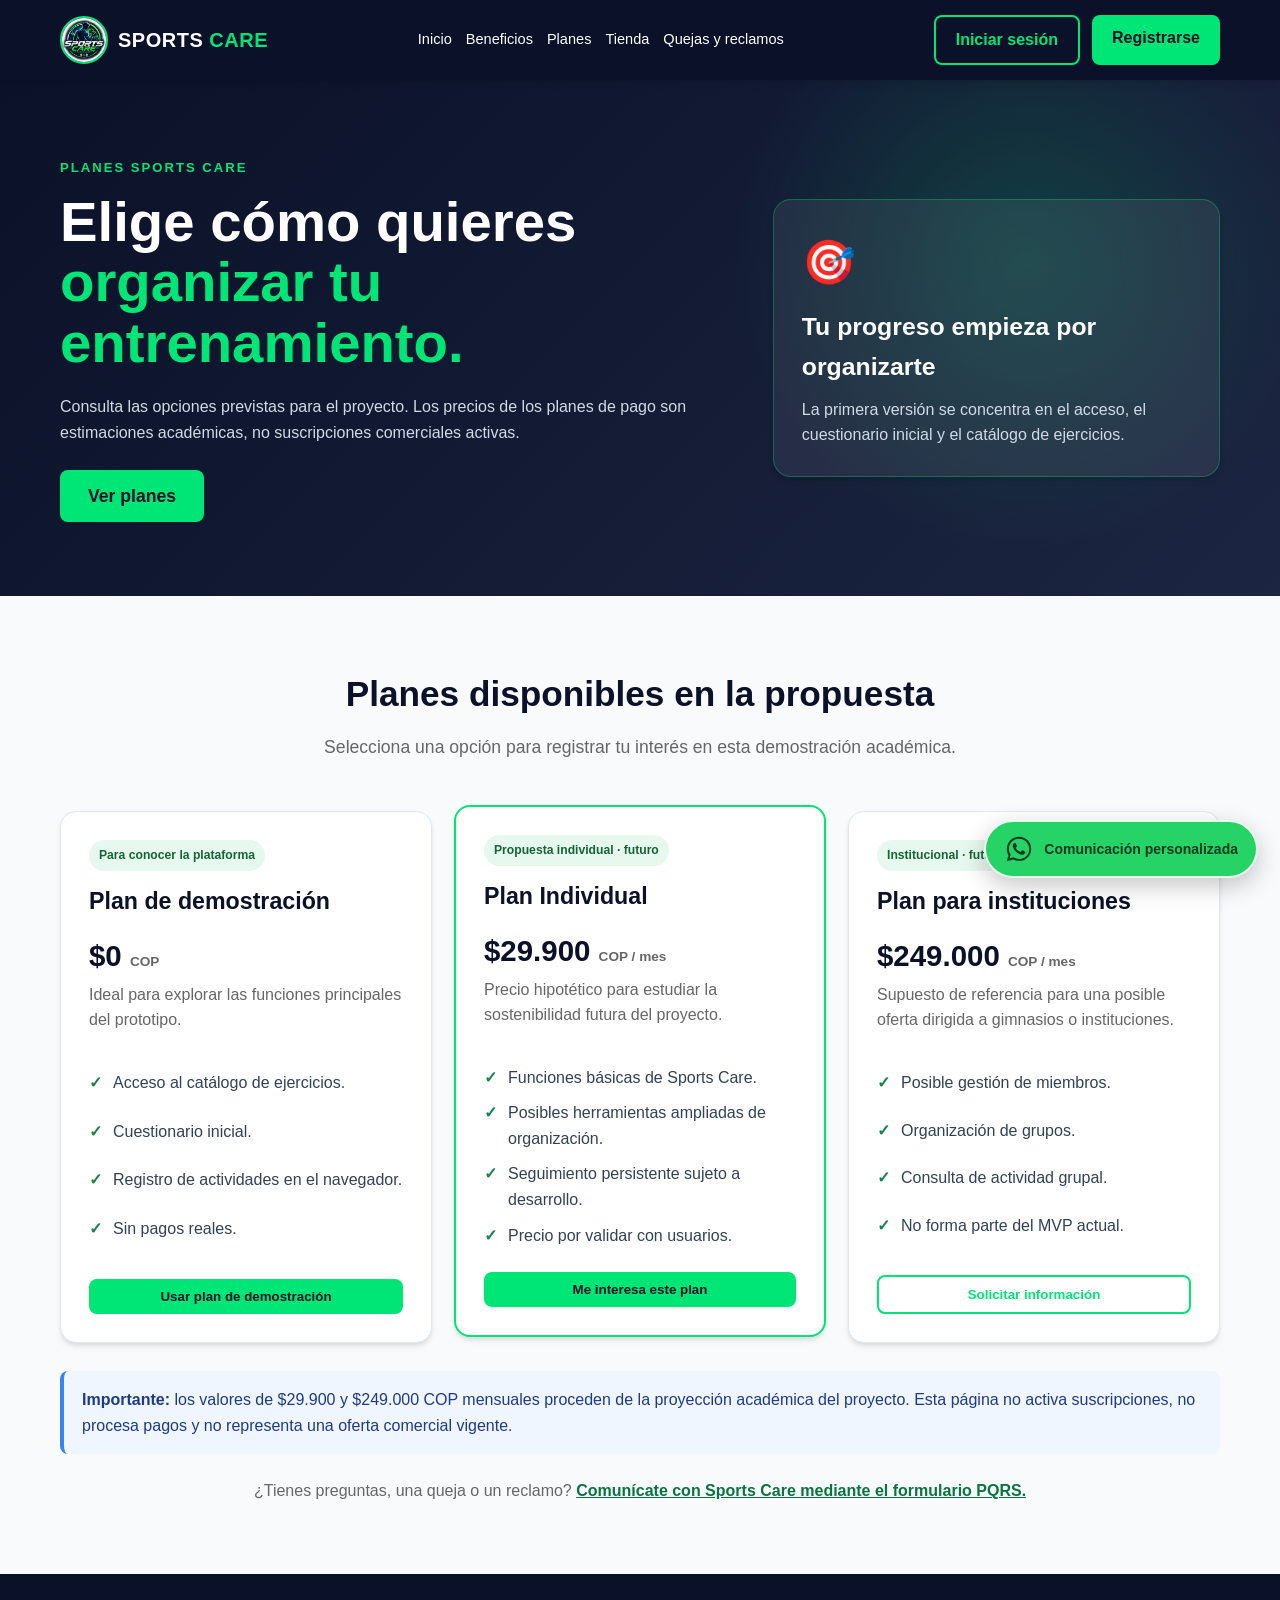
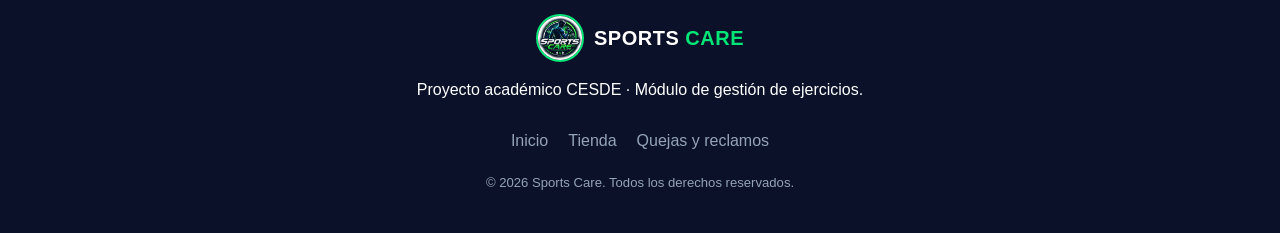
<file: SportCare_MVC/SPT/planes.html>
<!DOCTYPE html>
<html lang="es">
<head>
  <meta charset="UTF-8">
  <meta name="viewport" content="width=device-width, initial-scale=1.0">
  <meta name="description" content="Conoce los planes propuestos para Sports Care.">
  <title>Planes | Sports Care</title>
  <link rel="stylesheet" href="css/styles.css">
  <link rel="stylesheet" href="css/whatsapp.css">
</head>
<body>
  <header class="header">
    <div class="container nav-container">
      <a href="index.html#inicio" class="logo-box" aria-label="Sports Care, inicio">
        <img src="img/logo.jpeg" alt="Logo de Sports Care" class="logo-image">
        <span class="logo-text">SPORTS <span>CARE</span></span>
      </a>
      <button class="mobile-menu-toggle" id="mobileMenuToggle" type="button" aria-expanded="false" aria-controls="navMenu authButtons" aria-label="Abrir menú">☰</button>
      <nav class="nav-menu" id="navMenu" aria-label="Navegación principal">
        <a class="nav-link" href="index.html#inicio">Inicio</a>
        <a class="nav-link" href="index.html#beneficios">Beneficios</a>
        <a class="nav-link" href="planes.html" aria-current="page">Planes</a>
        <a class="nav-link" href="tienda.html">Tienda</a>
        <a class="nav-link" href="pqrs.html">Quejas y reclamos</a>
      </nav>
      <div class="auth-buttons" id="authButtons">
        <a class="btn btn-outline" href="index.html?modal=login">Iniciar sesión</a>
        <a class="btn btn-solid" href="index.html?modal=register">Registrarse</a>
      </div>
    </div>
  </header>

  <main>
    <section class="public-hero">
      <div class="container public-hero-grid">
        <div>
          <p class="eyebrow">PLANES SPORTS CARE</p>
          <h1>Elige cómo quieres <span>organizar tu entrenamiento.</span></h1>
          <p>Consulta las opciones previstas para el proyecto. Los precios de los planes de pago son estimaciones académicas, no suscripciones comerciales activas.</p>
          <a href="#planes" class="btn btn-solid btn-lg">Ver planes</a>
        </div>
        <div class="public-hero-card">
          <span class="public-hero-icon">🎯</span>
          <h2>Tu progreso empieza por organizarte</h2>
          <p>La primera versión se concentra en el acceso, el cuestionario inicial y el catálogo de ejercicios.</p>
        </div>
      </div>
    </section>

    <section class="section" id="planes">
      <div class="container">
        <div class="section-title">
          <h2>Planes disponibles en la propuesta</h2>
          <p>Selecciona una opción para registrar tu interés en esta demostración académica.</p>
        </div>
        <div class="plan-grid">
          <article class="plan-card">
            <span class="plan-label">Para conocer la plataforma</span>
            <h3>Plan de demostración</h3>
            <p class="plan-price">$0 <small>COP</small></p>
            <p class="plan-description">Ideal para explorar las funciones principales del prototipo.</p>
            <ul>
              <li>Acceso al catálogo de ejercicios.</li>
              <li>Cuestionario inicial.</li>
              <li>Registro de actividades en el navegador.</li>
              <li>Sin pagos reales.</li>
            </ul>
            <button type="button" class="btn btn-solid btn-full plan-select" data-plan="demo">Usar plan de demostración</button>
          </article>
          <article class="plan-card plan-featured">
            <span class="plan-label">Propuesta individual · futuro</span>
            <h3>Plan Individual</h3>
            <p class="plan-price">$29.900 <small>COP / mes</small></p>
            <p class="plan-description">Precio hipotético para estudiar la sostenibilidad futura del proyecto.</p>
            <ul>
              <li>Funciones básicas de Sports Care.</li>
              <li>Posibles herramientas ampliadas de organización.</li>
              <li>Seguimiento persistente sujeto a desarrollo.</li>
              <li>Precio por validar con usuarios.</li>
            </ul>
            <button type="button" class="btn btn-solid btn-full plan-select" data-plan="individual">Me interesa este plan</button>
          </article>
          <article class="plan-card">
            <span class="plan-label">Institucional · futuro</span>
            <h3>Plan para instituciones</h3>
            <p class="plan-price">$249.000 <small>COP / mes</small></p>
            <p class="plan-description">Supuesto de referencia para una posible oferta dirigida a gimnasios o instituciones.</p>
            <ul>
              <li>Posible gestión de miembros.</li>
              <li>Organización de grupos.</li>
              <li>Consulta de actividad grupal.</li>
              <li>No forma parte del MVP actual.</li>
            </ul>
            <button type="button" class="btn btn-outline btn-full plan-select" data-plan="institucional">Solicitar información</button>
          </article>
        </div>
        <div class="plan-notice" role="note">
          <strong>Importante:</strong> los valores de $29.900 y $249.000 COP mensuales proceden de la proyección académica del proyecto. Esta página no activa suscripciones, no procesa pagos y no representa una oferta comercial vigente.
        </div>
        <div id="planMessage" class="plan-message" role="status" aria-live="polite"></div>
        <p class="public-secondary-link">¿Tienes preguntas, una queja o un reclamo? <a href="pqrs.html">Comunícate con Sports Care mediante el formulario PQRS.</a></p>
      </div>
    </section>
  </main>

  <footer class="footer">
    <div class="container footer-content">
      <a href="index.html#inicio" class="logo-box"><img src="img/logo.jpeg" alt="Logo de Sports Care" class="logo-image"><span class="logo-text">SPORTS <span>CARE</span></span></a>
      <p>Proyecto académico CESDE · Módulo de gestión de ejercicios.</p>
      <div class="footer-links"><a href="index.html">Inicio</a><a href="tienda.html">Tienda</a><a href="pqrs.html">Quejas y reclamos</a></div>
      <p class="copyright-note">© 2026 Sports Care. Todos los derechos reservados.</p>
    </div>
  </footer>
  <script src="js/common.js"></script>
  <script src="js/planes.js"></script>

    <!-- Acceso directo a WhatsApp para comunicación personalizada -->
    <a class="whatsapp-float" href="https://wa.me/573332684156?text=Hola%2C%20quisiera%20recibir%20informaci%C3%B3n%20sobre%20Sports%20Care." target="_blank" rel="noopener noreferrer" aria-label="Abrir WhatsApp para comunicarse con Sports Care al +57 333 268 4156">
        <svg class="whatsapp-icon" viewBox="0 0 32 32" aria-hidden="true" focusable="false">
            <path fill="currentColor" d="M16.02 3C8.85 3 3.02 8.79 3.02 15.92c0 2.29.61 4.53 1.78 6.5L3 29l6.78-1.77a13.1 13.1 0 0 0 6.23 1.58h.01C23.18 28.81 29 23.02 29 15.9 29 12.44 27.65 9.18 25.2 6.74A12.9 12.9 0 0 0 16.02 3Zm0 23.6h-.01a10.9 10.9 0 0 1-5.55-1.51l-.4-.24-4.02 1.05 1.07-3.9-.26-.41a10.7 10.7 0 0 1-1.65-5.67c0-5.97 4.87-10.82 10.85-10.82 2.9 0 5.62 1.13 7.67 3.17a10.75 10.75 0 0 1 3.18 7.66c0 5.97-4.87 10.83-10.88 10.83Zm5.96-8.1c-.33-.17-1.94-.95-2.24-1.06-.3-.11-.52-.17-.74.17-.22.33-.85 1.06-1.04 1.28-.19.22-.39.25-.72.08-.33-.17-1.39-.51-2.65-1.63-.98-.87-1.64-1.94-1.83-2.27-.19-.33-.02-.51.14-.68.15-.15.33-.39.5-.58.17-.19.22-.33.33-.55.11-.22.06-.41-.03-.58-.08-.17-.74-1.77-1.01-2.42-.27-.63-.54-.55-.74-.56h-.63c-.22 0-.58.08-.88.41-.3.33-1.16 1.13-1.16 2.73s1.19 3.17 1.35 3.39c.17.22 2.34 3.57 5.67 5.01.79.34 1.41.55 1.89.71.79.25 1.51.22 2.08.13.63-.09 1.94-.79 2.21-1.55.27-.77.27-1.42.19-1.55-.08-.14-.3-.22-.63-.39Z"/>
        </svg>
        <span class="whatsapp-float__label">Comunicación personalizada</span>
    </a>

</body>
</html>
</file>
<file: SportCare_MVC/SPT/css/styles.css>
:root {
    --primary-dark: #0a1128;
    --primary-blue: #1c2541;
    --sport-green: #00e676;
    --sport-green-hover: #00c853;
    --text-main: #333333;
    --text-light: #666666;
    --bg-light: #f8fafc;
    --white: #ffffff;
    --error: #ff5252;
    --border: #e2e8f0;
    --radius: 8px;
    --shadow: 0 4px 6px -1px rgba(0, 0, 0, 0.1), 0 2px 4px -1px rgba(0, 0, 0, 0.06);
}

* {
    margin: 0;
    padding: 0;
    box-sizing: border-box;
    font-family: 'Segoe UI', Tahoma, Geneva, Verdana, sans-serif;
}

body {
    background-color: var(--bg-light);
    color: var(--text-main);
    line-height: 1.6;
}

a {
    text-decoration: none;
    color: inherit;
}

ul {
    list-style: none;
}

.container {
    width: 100%;
    max-width: 1200px;
    margin: 0 auto;
    padding: 0 20px;
}

/* Botones */
.btn {
    display: inline-block;
    padding: 10px 20px;
    border-radius: var(--radius);
    font-weight: 600;
    cursor: pointer;
    border: none;
    transition: background 0.3s, transform 0.2s;
    text-align: center;
}

.btn-solid {
    background-color: var(--sport-green);
    color: var(--primary-dark);
}

.btn-solid:hover {
    background-color: var(--sport-green-hover);
    transform: translateY(-1px);
}

.btn-outline {
    background-color: transparent;
    border: 2px solid var(--sport-green);
    color: var(--sport-green);
}

.btn-outline:hover {
    background-color: var(--sport-green);
    color: var(--primary-dark);
}

.btn-lg {
    padding: 12px 28px;
    font-size: 1.1rem;
}

.btn-full {
    width: 100%;
    margin-top: 10px;
}

.btn-danger {
    background-color: var(--error);
    color: var(--white);
}

.btn-sm {
    padding: 6px 12px;
    font-size: 0.85rem;
}

/* Encabezado */
.header {
    background-color: var(--primary-dark);
    color: var(--white);
    padding: 15px 0;
    position: sticky;
    top: 0;
    z-index: 1000;
    box-shadow: var(--shadow);
}

.nav-container {
    display: flex;
    justify-content: space-between;
    align-items: center;
}

.logo-box {
    display: flex;
    align-items: center;
    gap: 10px;
    flex-shrink: 0;
}

.logo-image {
    width: 48px;
    height: 48px;
    object-fit: cover;
    border-radius: 50%;
    background: #fff;
    border: 2px solid var(--sport-green);
    display: block;
}

.mobile-menu-toggle {
    display: none;
    border: 1px solid var(--sport-green);
    background: transparent;
    color: var(--white);
    border-radius: var(--radius);
    min-width: 42px;
    min-height: 42px;
    font-size: 1.25rem;
    cursor: pointer;
}

.sidebar-brand {
    color: var(--white);
    text-decoration: none;
}

.logo-badge {
    background-color: var(--sport-green);
    color: var(--primary-dark);
    font-weight: 800;
    width: 40px;
    height: 40px;
    display: flex;
    align-items: center;
    justify-content: center;
    border-radius: 50%;
    font-size: 1.1rem;
}

.logo-text {
    font-size: 1.25rem;
    font-weight: 800;
    letter-spacing: 0.5px;
}

.logo-text span {
    color: var(--sport-green);
}

.nav-menu {
    display: flex;
    gap: 25px;
}

.nav-link {
    color: var(--white);
    font-weight: 500;
    transition: color 0.2s;
}

.nav-link:hover {
    color: var(--sport-green);
}

.auth-buttons {
    display: flex;
    gap: 12px;
}

/* Hero Section */
.hero-section {
    background: linear-gradient(135deg, var(--primary-dark), var(--primary-blue));
    color: var(--white);
    padding: 80px 0;
}

.hero-grid {
    display: grid;
    grid-template-columns: 1fr 1fr;
    gap: 40px;
    align-items: center;
}

.hero-content h1 {
    font-size: 3rem;
    line-height: 1.2;
    margin-bottom: 20px;
}

.hero-content p {
    font-size: 1.15rem;
    color: #cbd5e1;
    margin-bottom: 30px;
}

.hero-actions {
    display: flex;
    gap: 15px;
}

.hero-image-box img {
    width: 100%;
    border-radius: 12px;
    box-shadow: var(--shadow);
    object-fit: cover;
    max-height: 400px;
}

/* Secciones generales */
.section {
    padding: 70px 0;
}

.bg-light {
    background-color: #f1f5f9;
}

.section-title {
    text-align: center;
    margin-bottom: 50px;
}

.section-title h2 {
    font-size: 2.2rem;
    color: var(--primary-dark);
    margin-bottom: 10px;
}

.section-title p {
    color: var(--text-light);
    font-size: 1.1rem;
}

/* Grillas y Tarjetas */
.grid-3 {
    display: grid;
    grid-template-columns: repeat(auto-fit, minmax(320px, 1fr));
    gap: 25px;
}

.grid-2 {
    display: grid;
    grid-template-columns: 1fr 1fr;
    gap: 30px;
}

.card {
    background: var(--white);
    padding: 30px;
    border-radius: var(--radius);
    box-shadow: var(--shadow);
    transition: transform 0.3s;
    border-top: 4px solid var(--sport-green);
}

.card:hover {
    transform: translateY(-5px);
}

.card-icon {
    font-size: 2.5rem;
    margin-bottom: 15px;
}

.card h3 {
    margin-bottom: 10px;
    color: var(--primary-dark);
}

.card p {
    color: var(--text-light);
}

/* Pasos Cómo Funciona */
.steps-grid {
    display: grid;
    grid-template-columns: repeat(auto-fit, minmax(240px, 1fr));
    gap: 20px;
}

.step-card {
    background: var(--white);
    padding: 30px 20px;
    border-radius: var(--radius);
    text-align: center;
    box-shadow: var(--shadow);
    position: relative;
}

.step-number {
    display: inline-block;
    width: 40px;
    height: 40px;
    background-color: var(--sport-green);
    color: var(--primary-dark);
    font-weight: bold;
    border-radius: 50%;
    line-height: 40px;
    margin-bottom: 15px;
    font-size: 1.2rem;
}

/* Misión y Visión */
.mv-card {
    background: var(--white);
    padding: 40px;
    border-radius: var(--radius);
    box-shadow: var(--shadow);
    border-left: 6px solid var(--sport-green);
}

.mv-card h3 {
    color: var(--primary-dark);
    font-size: 1.5rem;
    margin-bottom: 15px;
}

.mv-card p {
    color: var(--text-light);
    font-size: 1.05rem;
}

/* Footer */
.footer {
    background-color: var(--primary-dark);
    color: var(--white);
    padding: 40px 0;
    text-align: center;
}

.footer-content {
    display: flex;
    flex-direction: column;
    align-items: center;
    gap: 15px;
}

.footer-links {
    display: flex;
    gap: 20px;
    margin-top: 10px;
}

.footer-links a {
    color: #94a3b8;
    transition: color 0.2s;
}

.footer-links a:hover {
    color: var(--sport-green);
}

.copyright-note {
    margin: 4px 0 0;
    color: #94a3b8;
    font-size: 0.82rem;
    text-align: center;
}

/* Modales */
.modal {
    display: none;
    position: fixed;
    top: 0;
    left: 0;
    width: 100%;
    height: 100%;
    background-color: rgba(0, 0, 0, 0.6);
    z-index: 2000;
    justify-content: center;
    align-items: center;
}

.modal-content {
    background: var(--white);
    padding: 35px;
    border-radius: var(--radius);
    width: 100%;
    max-width: 420px;
    position: relative;
    box-shadow: 0 10px 25px rgba(0,0,0,0.2);
}

.close-modal {
    position: absolute;
    top: 15px;
    right: 20px;
    font-size: 1.8rem;
    cursor: pointer;
    color: var(--text-light);
}

.close-modal:hover {
    color: var(--primary-dark);
}

.modal h2 {
    margin-bottom: 20px;
    color: var(--primary-dark);
}

.form-group {
    margin-bottom: 18px;
}

.form-group label {
    display: block;
    margin-bottom: 6px;
    font-weight: 500;
    font-size: 0.95rem;
}

.form-group input, .form-group select, .form-group textarea {
    width: 100%;
    padding: 10px 14px;
    border: 1px solid var(--border);
    border-radius: var(--radius);
    font-size: 1rem;
    outline: none;
    transition: border 0.2s;
}

.form-group input:focus, .form-group select:focus, .form-group textarea:focus {
    border-color: var(--sport-green);
}

.error-msg {
    color: var(--error);
    font-size: 0.85rem;
    margin-bottom: 10px;
    min-height: 18px;
}

.modal-switch {
    text-align: center;
    margin-top: 15px;
    font-size: 0.9rem;
}

.modal-switch a, .modal-switch-link {
    color: var(--primary-blue);
    font-weight: 600;
}

.modal-switch-link {
    background: transparent;
    border: 0;
    text-decoration: underline;
    cursor: pointer;
    font: inherit;
}

.demo-credentials {
    margin-top: 15px;
    background: #f1f5f9;
    padding: 10px;
    border-radius: 6px;
    font-size: 0.8rem;
    color: var(--text-light);
}

/* Dashboard & Admin Layouts comunes */
.dashboard-layout {
    display: flex;
    min-height: 100vh;
}

.sidebar {
    width: 260px;
    background-color: var(--primary-dark);
    color: var(--white);
    padding: 25px 20px;
    display: flex;
    flex-direction: column;
    justify-content: space-between;
}

.sidebar-menu {
    display: flex;
    flex-direction: column;
    gap: 10px;
    margin-top: 30px;
}

.sidebar-link {
    padding: 12px 15px;
    border-radius: var(--radius);
    color: #cbd5e1;
    font-weight: 500;
    transition: background 0.2s, color 0.2s;
    cursor: pointer;
}

.sidebar-link:hover, .sidebar-link.active {
    background-color: rgba(0, 230, 118, 0.15);
    color: var(--sport-green);
}

.main-content {
    flex: 1;
    padding: 30px;
    overflow-y: auto;
}

.top-bar {
    display: flex;
    justify-content: space-between;
    align-items: center;
    margin-bottom: 30px;
    background: var(--white);
    padding: 15px 25px;
    border-radius: var(--radius);
    box-shadow: var(--shadow);
}

.user-welcome {
    font-weight: 600;
    color: var(--primary-dark);
}

/* Tablas y Catálogo Tarjetas */
.table-container {
    background: var(--white);
    border-radius: var(--radius);
    box-shadow: var(--shadow);
    overflow: hidden;
    margin-top: 20px;
}

table {
    width: 100%;
    border-collapse: collapse;
    text-align: left;
}

th, td {
    padding: 15px 20px;
    border-bottom: 1px solid var(--border);
}

th {
    background-color: #f8fafc;
    font-weight: 600;
    color: var(--primary-dark);
}

.exercise-grid {
    display: grid;
    grid-template-columns: repeat(auto-fill, minmax(280px, 1fr));
    gap: 20px;
    margin-top: 20px;
}

.exercise-card {
    background: var(--white);
    border-radius: var(--radius);
    overflow: hidden;
    box-shadow: var(--shadow);
    display: flex;
    flex-direction: column;
    justify-content: space-between;
}

.exercise-card-img {
    display: block;
    width: 100%;
    height: 160px;
    object-fit: cover;
    background-color: #cbd5e1;
}

.badge-level {
    background: #e0f2fe;
    color: #0369a1;
    margin-left: 5px;
}

.exercise-description {
    font-size: 0.9rem;
    color: var(--text-light);
    margin: 10px 0 14px;
    display: -webkit-box;
    -webkit-line-clamp: 3;
    -webkit-box-orient: vertical;
    overflow: hidden;
}

.empty-state, .empty-cell {
    grid-column: 1 / -1;
    text-align: center;
    color: var(--text-light);
    padding: 28px;
}

.success-msg {
    color: #15803d;
    font-weight: 600;
    margin: 10px 0;
}

.form-help {
    margin-top: 14px;
    color: var(--text-light);
    font-size: 0.9rem;
}

.prototype-notice {
    margin: -12px 0 24px;
    padding: 10px 14px;
    border-left: 4px solid var(--sport-green-hover);
    border-radius: 0 6px 6px 0;
    background: #ecfdf5;
    color: #14532d;
    font-size: 0.9rem;
}

.section-title-left {
    display: flex;
    align-items: flex-start;
    justify-content: space-between;
    gap: 18px;
    text-align: left;
    margin-bottom: 20px;
}

.section-title-left h2 { color: var(--primary-dark); }

.table-toolbar {
    padding: 15px;
    border-bottom: 1px solid var(--border);
}

.table-toolbar input {
    width: 100%;
    max-width: 460px;
    padding: 10px 12px;
    border: 1px solid var(--border);
    border-radius: var(--radius);
}

.table-scroll { width: 100%; overflow-x: auto; }
.table-container { overflow-x: auto; }
.sidebar-link {
    display: block;
    width: 100%;
    border: 0;
    background: transparent;
    text-align: left;
    font: inherit;
}

.exercise-card-body {
    padding: 20px;
}

.badge {
    display: inline-block;
    padding: 4px 8px;
    background: #e2e8f0;
    border-radius: 4px;
    font-size: 0.75rem;
    font-weight: 600;
    margin-bottom: 8px;
    color: var(--primary-blue);
}

/* Responsive */
@media (max-width: 768px) {
    .hero-grid, .grid-2 { grid-template-columns: 1fr; }
    .nav-container { flex-wrap: wrap; gap: 12px; }
    .mobile-menu-toggle { display: inline-flex; align-items: center; justify-content: center; margin-left: auto; }
    .nav-menu, .auth-buttons { display: none; width: 100%; flex-basis: 100%; }
    .nav-menu.open { display: flex; flex-direction: column; gap: 14px; padding: 10px 0; }
    .auth-buttons.open { display: flex; flex-direction: column; gap: 10px; }
    .auth-buttons .btn { width: 100%; }
    .hero-content h1 { font-size: 2.2rem; }
    .dashboard-layout { flex-direction: column; }
    .sidebar { width: 100%; }
    .sidebar-menu { margin-top: 18px; }
    .sidebar-menu li { width: 100%; }
    .sidebar-link { width: 100%; }
    .main-content { padding: 18px; }
    .questionnaire-fields { grid-template-columns: repeat(2, minmax(0, 1fr)) !important; }
    .grid-3 { grid-template-columns: repeat(2, minmax(0, 1fr)); }
    .top-bar, .section-title-left { flex-wrap: wrap; }
    .footer-links { flex-wrap: wrap; justify-content: center; }
    table { min-width: 680px; }
}

@media (max-width: 480px) {
    .container { padding: 0 15px; }
    .hero-section { padding: 45px 0; }
    .hero-content h1 { font-size: 1.9rem; padding: 18px 0; }
    .section { padding: 48px 0; }
    .section-title h2 { font-size: 1.75rem; }
    .grid-3, .questionnaire-fields { grid-template-columns: 1fr !important; }
    .modal-content { padding: 28px 20px; margin: 12px; max-height: 90vh; overflow-y: auto; }
    .logo-text { font-size: 1rem; }
    .logo-image { width: 42px; height: 42px; }
    .main-content { padding: 12px; }
    .sidebar { padding: 18px 14px; }
}

/* ===== Planes académicos y formularios PQRS ===== */
.nav-menu { gap: 14px; flex-wrap: wrap; }
.nav-link { font-size: .91rem; }
.sidebar-anchor { text-decoration: none; }
.sidebar-anchor:hover { text-decoration: none; }

.public-hero {
    color: var(--white);
    background: radial-gradient(circle at 80% 35%, rgba(0,230,118,.17), transparent 27%), linear-gradient(135deg, var(--primary-dark), var(--primary-blue));
    padding: 74px 0;
}
.public-hero-compact { padding: 58px 0; }
.public-hero-grid { display: grid; grid-template-columns: minmax(0, 1.2fr) minmax(260px, .8fr); gap: 42px; align-items: center; }
.public-hero .eyebrow { color: var(--sport-green); font-weight: 800; letter-spacing: 2px; font-size: .82rem; margin-bottom: 14px; }
.public-hero h1 { font-size: clamp(2.25rem, 4.4vw, 3.8rem); line-height: 1.08; margin-bottom: 20px; }
.public-hero h1 span { color: var(--sport-green); }
.public-hero p { color: #d1dae6; max-width: 720px; }
.public-hero .btn { margin-top: 25px; }
.public-hero-card { padding: 28px; background: rgba(255,255,255,.07); border: 1px solid rgba(0,230,118,.3); border-radius: 18px; box-shadow: var(--shadow); }
.public-hero-card h2 { color: var(--white); font-size: 1.55rem; margin: 10px 0; }
.public-hero-icon { font-size: 2.7rem; }
.plan-grid { display: grid; grid-template-columns: repeat(3, minmax(0, 1fr)); gap: 22px; align-items: stretch; }
.plan-card { display: flex; flex-direction: column; background: var(--white); border: 1px solid var(--border); border-radius: 16px; padding: 28px; box-shadow: var(--shadow); }
.plan-card h3 { color: var(--primary-dark); font-size: 1.45rem; margin: 12px 0 4px; }
.plan-card.plan-featured { border: 2px solid var(--sport-green); transform: translateY(-6px); }
.plan-label { align-self: flex-start; background: #e7f8ef; color: #166534; font-size: .76rem; font-weight: 800; padding: 6px 10px; border-radius: 999px; }
.plan-price { color: var(--primary-dark); font-size: clamp(1.6rem, 2.3vw, 2.15rem); font-weight: 900; margin: 14px 0 8px; line-height: 1.2; }
.plan-price small { font-size: .85rem; font-weight: 700; color: var(--text-light); }
.plan-description { color: var(--text-light); min-height: 68px; }
.plan-card ul { list-style: none; display: grid; gap: 10px; padding: 20px 0 24px; margin: 0; flex: 1; }
.plan-card li { position: relative; padding-left: 24px; color: #334155; }
.plan-card li::before { content: '✓'; position: absolute; left: 0; color: #16834b; font-weight: 900; }
.plan-card .btn { margin-top: auto; }
.plan-notice { margin-top: 28px; padding: 16px 18px; background: #eff6ff; border-left: 4px solid #3b82f6; border-radius: 8px; color: #1e3a8a; }
.plan-message { display: none; margin-top: 18px; padding: 14px 16px; background: #dcfce7; color: #166534; border-radius: 9px; font-weight: 600; }
.plan-message.visible { display: block; }
.plan-message.is-error { background: #fee2e2; color: #991b1b; }
.public-secondary-link { margin-top: 24px; text-align: center; color: var(--text-light); }
.public-secondary-link a { color: #08753e; font-weight: 800; text-decoration: underline; }
.service-shortcuts .card { display: flex; flex-direction: column; align-items: flex-start; }
.service-shortcuts .card .btn { margin-top: 16px; }
.pqrs-layout { display: grid; grid-template-columns: minmax(0, 1.25fr) minmax(280px, .75fr); gap: 24px; align-items: start; }
.pqrs-form-card { padding: clamp(22px, 3vw, 36px); }
.pqrs-form-card > h2 { color: var(--primary-dark); font-size: 1.8rem; margin-bottom: 8px; }
.pqrs-form-card form { margin-top: 24px; }
.pqrs-form-card textarea { resize: vertical; min-height: 130px; }
.pqrs-side { display: grid; gap: 20px; }
.pqrs-side .card { padding: 23px; }
.pqrs-side h3 { color: var(--primary-dark); margin-bottom: 10px; }
.pqrs-type-list { padding-left: 20px; list-style: disc; color: var(--text-light); display: grid; gap: 11px; }
.pqrs-type-list strong { color: var(--primary-dark); }
.pqrs-privacy { color: var(--text-light); font-size: .85rem; margin: 12px 0; }
.pqrs-success { margin-top: 20px; padding: 16px; color: #14532d; background: #dcfce7; border-radius: 10px; }
.pqrs-success p { margin-top: 5px; }
.pqrs-history { display: grid; gap: 10px; margin-top: 15px; }
.pqrs-history-item { border: 1px solid var(--border); border-radius: 10px; padding: 12px; background: #f8fafc; display: grid; gap: 4px; overflow-wrap: anywhere; }
.pqrs-history-item strong { color: var(--primary-dark); font-size: .92rem; }
.pqrs-history-item p { color: var(--text-main); font-size: .9rem; }
.pqrs-history-item small { color: var(--text-light); }
.pqrs-status { display: inline-block; color: #166534; font-size: .8rem; font-weight: 800; }
.pqrs-admin-response { border-top: 1px solid var(--border); padding-top: 8px; margin-top: 5px; }
.admin-subtext { display: inline-block; color: var(--text-light); font-size: .78rem; margin-top: 4px; }
.admin-details { margin-top: 7px; font-size: .85rem; }
.admin-details summary { cursor: pointer; color: #08753e; font-weight: 700; }
.admin-details p { white-space: pre-wrap; overflow-wrap: anywhere; margin-top: 7px; max-width: 420px; }
.status-select { max-width: 155px; padding: 8px; border: 1px solid var(--border); border-radius: 7px; background: #fff; color: var(--primary-dark); }
.store-footer-links { display: flex; justify-content: center; flex-wrap: wrap; gap: 18px; margin: 16px 0; font-size: 13px; }
.store-footer-links a:hover { color: var(--sport-green); }

@media (max-width: 1050px) {
    .nav-container { flex-wrap: wrap; gap: 12px; }
    .mobile-menu-toggle { display: inline-flex; align-items: center; justify-content: center; margin-left: auto; }
    .nav-menu, .auth-buttons { display: none; width: 100%; flex-basis: 100%; }
    .nav-menu.open { display: flex; flex-direction: column; gap: 13px; padding: 10px 0; }
    .auth-buttons.open { display: flex; flex-direction: column; gap: 10px; }
    .auth-buttons .btn { width: 100%; }
    .plan-grid { grid-template-columns: 1fr 1fr; }
    .plan-card:last-child { grid-column: 1 / -1; }
}
@media (max-width: 760px) {
    .public-hero { padding: 48px 0; }
    .public-hero-grid, .pqrs-layout { grid-template-columns: 1fr; }
    .public-hero-card { margin-top: 8px; }
    .plan-grid { grid-template-columns: 1fr; }
    .plan-card:last-child { grid-column: auto; }
    .plan-card.plan-featured { transform: none; }
    .plan-description { min-height: auto; }
    .service-shortcuts .grid-3 { grid-template-columns: 1fr; }
}

/* ===== Secciones ampliadas: Nosotros, galería y preguntas frecuentes ===== */
.eyebrow,.card-kicker{display:inline-block;color:#269b69;font-size:.76rem;font-weight:800;letter-spacing:.14em;margin-bottom:12px}
.about-grid{display:grid;grid-template-columns:1fr 1fr;gap:48px;align-items:center;margin:34px 0 48px}
.about-copy h3{font-size:clamp(1.6rem,3vw,2.35rem);line-height:1.15;margin:0 0 18px;color:#18231f}
.about-copy p{color:#59645f;line-height:1.8;margin:0 0 14px}
.about-photo-wrap{position:relative;min-height:360px;border-radius:22px;overflow:hidden;box-shadow:0 18px 45px rgba(20,40,30,.16)}
.about-photo-wrap img{width:100%;height:100%;min-height:360px;object-fit:cover;display:block}
.photo-caption{position:absolute;left:18px;bottom:18px;padding:11px 16px;border-radius:30px;background:rgba(12,25,19,.82);color:white;font-weight:700}
.about-values{display:flex;gap:28px;margin-top:28px;flex-wrap:wrap}
.about-values div{display:flex;flex-direction:column;gap:4px}.about-values strong{font-size:1.5rem;color:#239765}.about-values span{font-size:.9rem;color:#4d5a53}
.mission-vision{margin-top:20px}.mission-vision .mv-card{padding:30px;border-radius:18px;background:#fff;box-shadow:0 8px 28px rgba(20,40,30,.07)}
.mission-vision .mv-card h3{font-size:1.45rem;margin:0 0 12px}.mission-vision .mv-card p{line-height:1.75;color:#59645f}
.photo-section{background:#fff}.photo-grid{display:grid;grid-template-columns:repeat(3,1fr);gap:20px;margin-top:32px}
.photo-grid figure{margin:0;position:relative;height:280px;overflow:hidden;border-radius:18px;background:#e9eee9}
.photo-grid img{width:100%;height:100%;object-fit:cover;display:block;transition:transform .45s ease}
.photo-grid figure:hover img{transform:scale(1.06)}
.photo-grid figcaption{position:absolute;left:0;right:0;bottom:0;padding:36px 18px 17px;color:#fff;font-weight:800;font-size:1.08rem;background:linear-gradient(transparent,rgba(0,0,0,.72))}
.faq-container{max-width:900px}.faq-list{display:grid;gap:12px;margin-top:30px}.faq-item{background:#fff;border:1px solid #e4eae5;border-radius:14px;padding:0 20px;box-shadow:0 4px 16px rgba(20,40,30,.035)}
.faq-item summary{cursor:pointer;list-style:none;padding:20px 34px 20px 0;font-weight:750;color:#202b25;position:relative}
.faq-item summary::-webkit-details-marker{display:none}.faq-item summary:after{content:'+';position:absolute;right:0;top:50%;transform:translateY(-50%);font-size:1.5rem;color:#269b69;font-weight:500}
.faq-item[open] summary:after{content:'−'}.faq-item p{margin:0;padding:0 0 20px;color:#5d6962;line-height:1.75}
@media(max-width:760px){.about-grid{grid-template-columns:1fr;gap:25px}.about-photo-wrap,.about-photo-wrap img{min-height:260px}.photo-grid{grid-template-columns:1fr}.photo-grid figure{height:230px}.about-values{gap:18px}.mission-vision .mv-card{padding:23px}}
</file>
<file: SportCare_MVC/SPT/css/whatsapp.css>
/* Acceso flotante de WhatsApp - Sports Care */
.whatsapp-float {
    position: fixed;
    right: 22px;
    bottom: 22px;
    z-index: 1200;
    display: inline-flex;
    align-items: center;
    justify-content: center;
    gap: 10px;
    min-height: 58px;
    padding: 12px 18px;
    border: 2px solid rgba(255, 255, 255, .9);
    border-radius: 999px;
    background: #25D366;
    color: #073b20;
    box-shadow: 0 8px 24px rgba(0, 0, 0, .22);
    font: 700 14px/1.2 'Segoe UI', Tahoma, sans-serif;
    text-decoration: none;
    transition: transform .2s ease, box-shadow .2s ease, background .2s ease;
}
.whatsapp-float:hover,
.whatsapp-float:focus-visible {
    background: #20bd5a;
    color: #052f19;
    transform: translateY(-3px);
    box-shadow: 0 12px 28px rgba(0, 0, 0, .28);
}
.whatsapp-float:focus-visible {
    outline: 3px solid #0a1128;
    outline-offset: 3px;
}
.whatsapp-icon {
    display: block;
    width: 30px;
    height: 30px;
    flex: 0 0 30px;
}
@media (max-width: 600px) {
    .whatsapp-float {
        right: 14px;
        bottom: 14px;
        width: 58px;
        height: 58px;
        min-height: 58px;
        padding: 10px;
    }
    .whatsapp-float__label { display: none; }
    .whatsapp-icon { width: 32px; height: 32px; flex-basis: 32px; }
}
</file>
